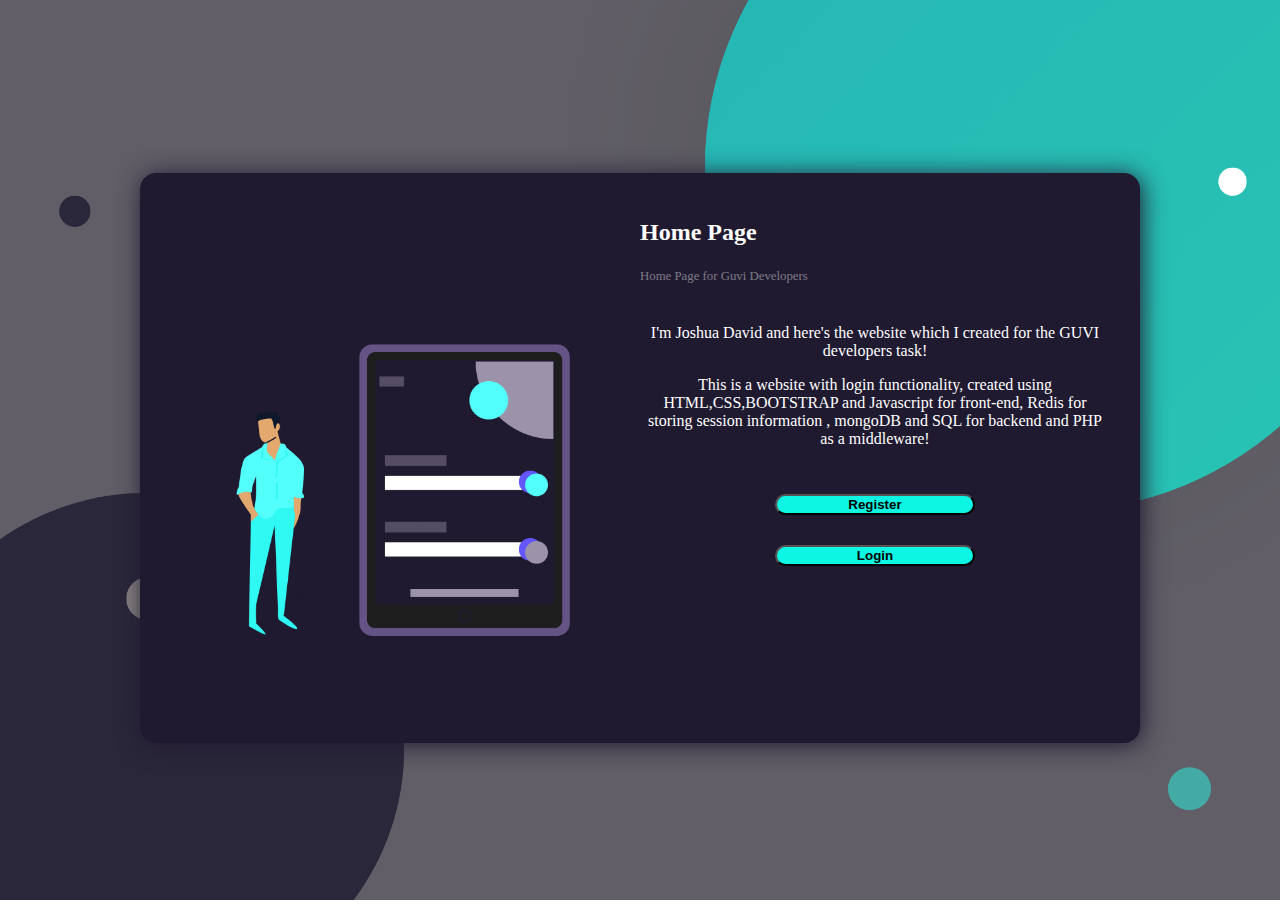
<file: index.html>
<!DOCTYPE html>
<html>
<head>
	<meta charset="utf-8">
	<meta name="viewport" content="width=device-width, initial-scale=1">
	<link rel="stylesheet" href="https://cdn.jsdelivr.net/npm/bootstrap@5.2.3/dist/css/bootstrap.min.css" integrity="sha384-rbsA2VBKQhggwzxH7pPCaAqO46MgnOM80zW1RWuH61DGLwZJEdK2Kadq2F9CUG65" crossorigin="anonymous">
	<link rel="stylesheet" type="text/css" href="css/styles.css">
	<link rel="icon" type="image/x-icon" href="assets/login-background.png">
	<title>Developers</title>
</head>
<body>
	<div class="register-container">
		<div class="left-box">
			<img src="assets/login-background.png" class="reg-img">
		</div>
		<div class="right-box">
				<h2 style="margin-top: 1rem;">
					Home Page
				</h2>
				<span class="info">Home Page for Guvi Developers</span>

			<p style="text-align: center;margin-top: 2.5rem;">I'm Joshua David and here's the website which I created for the GUVI developers task!</p><p style="text-align: center;margin-top: 4px;"> This is a website with login functionality, created using HTML,CSS,BOOTSTRAP and Javascript for front-end, Redis for storing session information , mongoDB and SQL for backend and PHP as a middleware!</p>

			<button class="btn login-btn sign-up-btn">Register</button>
			<button class="btn login-btn sign-in-btn">Login</button>

		</div>



	</div>
	<script src="https://cdn.jsdelivr.net/npm/bootstrap@5.2.3/dist/js/bootstrap.min.js" integrity="sha384-cuYeSxntonz0PPNlHhBs68uyIAVpIIOZZ5JqeqvYYIcEL727kskC66kF92t6Xl2V" crossorigin="anonymous"></script>
	<script src="https://cdn.jsdelivr.net/npm/bootstrap@5.2.3/dist/js/bootstrap.bundle.min.js" integrity="sha384-kenU1KFdBIe4zVF0s0G1M5b4hcpxyD9F7jL+jjXkk+Q2h455rYXK/7HAuoJl+0I4" crossorigin="anonymous"></script>
	<script src="https://code.jquery.com/jquery-3.6.4.js" integrity="sha256-a9jBBRygX1Bh5lt8GZjXDzyOB+bWve9EiO7tROUtj/E=" crossorigin="anonymous"></script>
	<script type="text/javascript" src="js/index.js"></script>
</body>
</html>
</file>
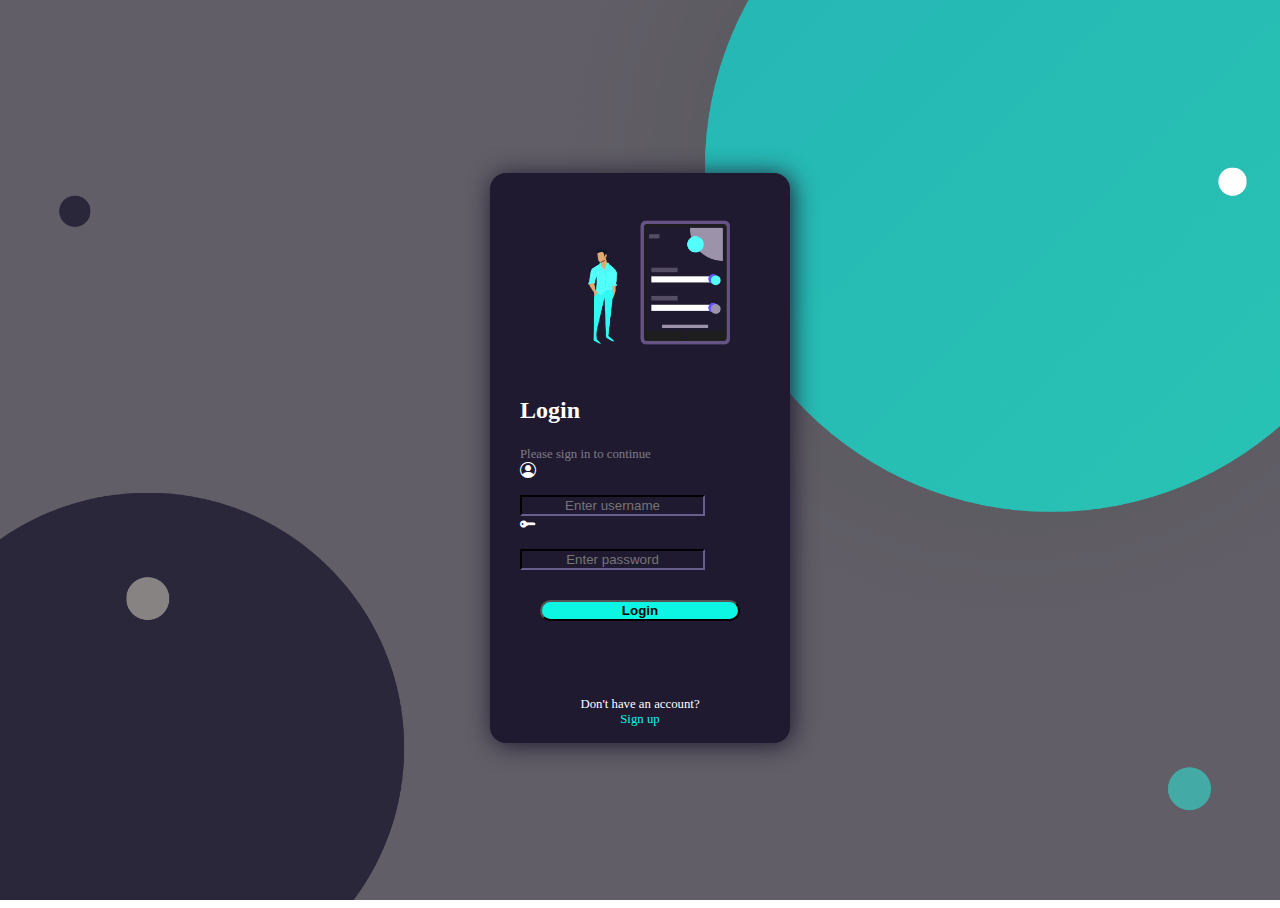
<file: login.html>
<!DOCTYPE html>
<html>
<head>
	<meta charset="utf-8">
	<meta name="viewport" content="width=device-width, initial-scale=1">
	<link rel="stylesheet" href="https://cdn.jsdelivr.net/npm/bootstrap@5.2.3/dist/css/bootstrap.min.css" integrity="sha384-rbsA2VBKQhggwzxH7pPCaAqO46MgnOM80zW1RWuH61DGLwZJEdK2Kadq2F9CUG65" crossorigin="anonymous">
	<link rel="stylesheet" type="text/css" href="css/styles.css">
	<link rel="icon" type="image/x-icon" href="assets/login-background.png">
	<title>Developers</title>
	<script src="https://code.jquery.com/jquery-3.6.4.js" integrity="sha256-a9jBBRygX1Bh5lt8GZjXDzyOB+bWve9EiO7tROUtj/E=" crossorigin="anonymous"></script>

</head>
<body>
	<div class="login-container">
		<img src="assets/login-background.png" class="login-background-img">
		<!-- <form> -->
			
			<h2>
				Login
			</h2>
			<span class="info">Please sign in to continue</span>
			<div class="form-group input-group">
			  <div class="input-group-prepend">
			    <span class="input-group-text input-icons"><i class="bi bi-person-circle"></i></span>
			  </div>
			<input type="text" class="form-control shadown-none" id="username-input" aria-describedby="username-help" placeholder="Enter username" maxlength="20">
			</div>
			<p class="errors unknown-user">[-]Unknown user</p>
			<div class="form-group input-group">
			  <div class="input-group-prepend">
			    <span class="input-group-text input-icons"><i class="bi bi-key-fill"></i></span>
			  </div>
			<input maxlength="20" type="password" class="form-control" id="password-input" aria-describedby="password-help" placeholder="Enter password">
			</div>
			<p class="errors incorrect-password">[!]Password incorrect</p>
		<button class="btn login-btn" type="submit">Login</button>
		<!-- <p id="forgot-password-label">Forgot Password?</p> -->
		<p class="navigation-label">Don't have an account? <br><span class="page-change-label"><a href="http://localhost:5000/register.html">Sign up</a><span></p>
		<!-- </form> -->

	</div>
	<script src="https://cdn.jsdelivr.net/npm/bootstrap@5.2.3/dist/js/bootstrap.min.js" integrity="sha384-cuYeSxntonz0PPNlHhBs68uyIAVpIIOZZ5JqeqvYYIcEL727kskC66kF92t6Xl2V" crossorigin="anonymous"></script>
	<script src="https://cdn.jsdelivr.net/npm/bootstrap@5.2.3/dist/js/bootstrap.bundle.min.js" integrity="sha384-kenU1KFdBIe4zVF0s0G1M5b4hcpxyD9F7jL+jjXkk+Q2h455rYXK/7HAuoJl+0I4" crossorigin="anonymous"></script>	
	<script type="text/javascript" src="js/login.js"></script>
</body>
</html>
</file>
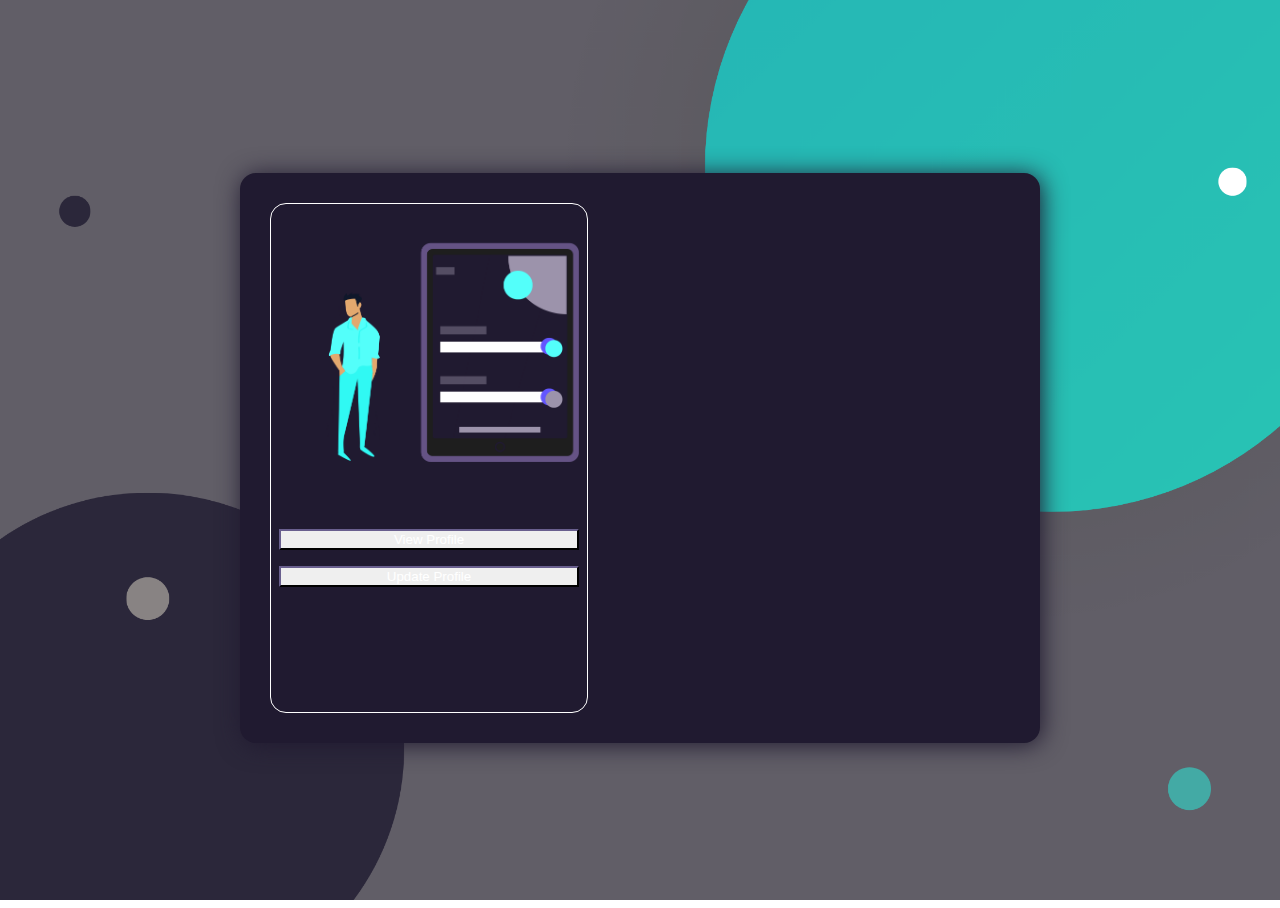
<file: profile.html>
<!DOCTYPE html>
<html>
<head>
	<meta charset="utf-8">
	<meta name="viewport" content="width=device-width, initial-scale=1">
	<link rel="stylesheet" href="https://cdn.jsdelivr.net/npm/bootstrap@5.2.3/dist/css/bootstrap.min.css" integrity="sha384-rbsA2VBKQhggwzxH7pPCaAqO46MgnOM80zW1RWuH61DGLwZJEdK2Kadq2F9CUG65" crossorigin="anonymous">
	<link rel="stylesheet" type="text/css" href="css/styles.css">
	<link rel="icon" type="image/x-icon" href="assets/login-background.png">
	<title>Developers</title>
	<script src="https://code.jquery.com/jquery-3.6.4.js" integrity="sha256-a9jBBRygX1Bh5lt8GZjXDzyOB+bWve9EiO7tROUtj/E=" crossorigin="anonymous"></script>

</head>
<body class="profile-body">
		<div class="settings-container">
			<div class="available-bars">
				<img src="assets/login-background.png" class="prof-img">
				<button class="btn profile-btn view-profile-btn">View Profile</button>
				<button class="btn profile-btn update-profile-btn">Update Profile</button>
			</div>
			<div class="bar-info">
				<div class="bar-div profile-info-div" style="margin-left:2rem;">
					<h2>Profile Info</h2>
					<div style="margin-top:3rem">
					    <span class="input-group-text input-icons"><i class="bi bi-person-lines-fill"></i><span style="width: 100%; display: inline-block;text-align: center;" class="fullname">Joshua David</span></span>
					    <span class="input-group-text input-icons"><i class="bi bi-envelope-fill"></i><span style="width: 100%; display: inline-block;text-align: center;" class="email">joshuadavid432@gmail.com</span></span>
					    <span class="input-group-text input-icons"><i class="bi bi-person-circle"></i><span style="width: 100%; display: inline-block;text-align: center;" class="username">joshuadavid</span></span>
					    <span class="input-group-text input-icons"><i class="bi bi-telephone-fill"></i><span style="width: 100%; display: inline-block;text-align: center;" class="phone">9499929959</span></span>
					    <span class="input-group-text input-icons"><i class="bi bi-calendar2-minus"></i><span style="width: 100%; display: inline-block;text-align: center;" class="dob">10/11/2002</span></span>
					    <span class="input-group-text input-icons"><i class="bi bi-calendar2-minus"></i><span style="width: 100%; display: inline-block;text-align: center;" class="age">13 yrs</span></span>
					</div>
					<button class="btn login-btn logout-btn">Logout</button>
				</div>
					
				
				<div class="bar-div update-profile-div" style="margin-left: 2rem;">
					<h2>Update Profile</h2>
					<div style="margin-top:3rem">
						

						<div class="form-group input-group">
						<div class="input-group-prepend">
				    		<span class="input-group-text input-icons"><i class="bi bi-person-lines-fill"></i></span>
				  		</div>

						<input type="text" maxlength="25" class="form-control shadown-none fullnameu" id="fullname-input" aria-describedby="fullname-help" placeholder="Enter fullname">
						</div>
						<div class="form-group input-group">
						<div class="input-group-prepend">
				    		<span class="input-group-text input-icons"><i class="bi bi-envelope-fill"></i></span>
				  		</div>

						<input type="text" maxlength="40" class="form-control shadown-none emailu" id="email-input" aria-describedby="email-help" placeholder="Enter email">
						</div>
						<p class="errors invalid-email">[!]Enter a valid email</p>
						<p class="errors existing-email">[!]Email already taken</p>
					<div class="form-group input-group">
						<div class="input-group-prepend">
				    		<span class="input-group-text input-icons"><i class="bi bi-telephone-fill"></i></span>
				  		</div>

						<input type="text" maxlength="10" class="form-control shadown-none phoneu" id="phone-input" aria-describedby="phone-help" placeholder="Enter phone number">
					</div>
				</div>
				<p class="errors min-chars">[!]Minimum 6 characters</p>
				<p class="errors special-chars">[!]Special characters not allowed!</p>
				<p class="errors min-chars-phone">[-]invalid phone number!</p>
				<button class="btn login-btn update-btn">Update</button>
				<button class="btn login-btn logout-btn">Logout</button>
				</div>
				
			</div>
			
		</div>
	<script src="https://cdn.jsdelivr.net/npm/bootstrap@5.2.3/dist/js/bootstrap.min.js" integrity="sha384-cuYeSxntonz0PPNlHhBs68uyIAVpIIOZZ5JqeqvYYIcEL727kskC66kF92t6Xl2V" crossorigin="anonymous"></script>
	<script src="https://cdn.jsdelivr.net/npm/bootstrap@5.2.3/dist/js/bootstrap.bundle.min.js" integrity="sha384-kenU1KFdBIe4zVF0s0G1M5b4hcpxyD9F7jL+jjXkk+Q2h455rYXK/7HAuoJl+0I4" crossorigin="anonymous"></script>	
	<script type="text/javascript" src="js/profile.js"></script>
</body>
</html>
</file>
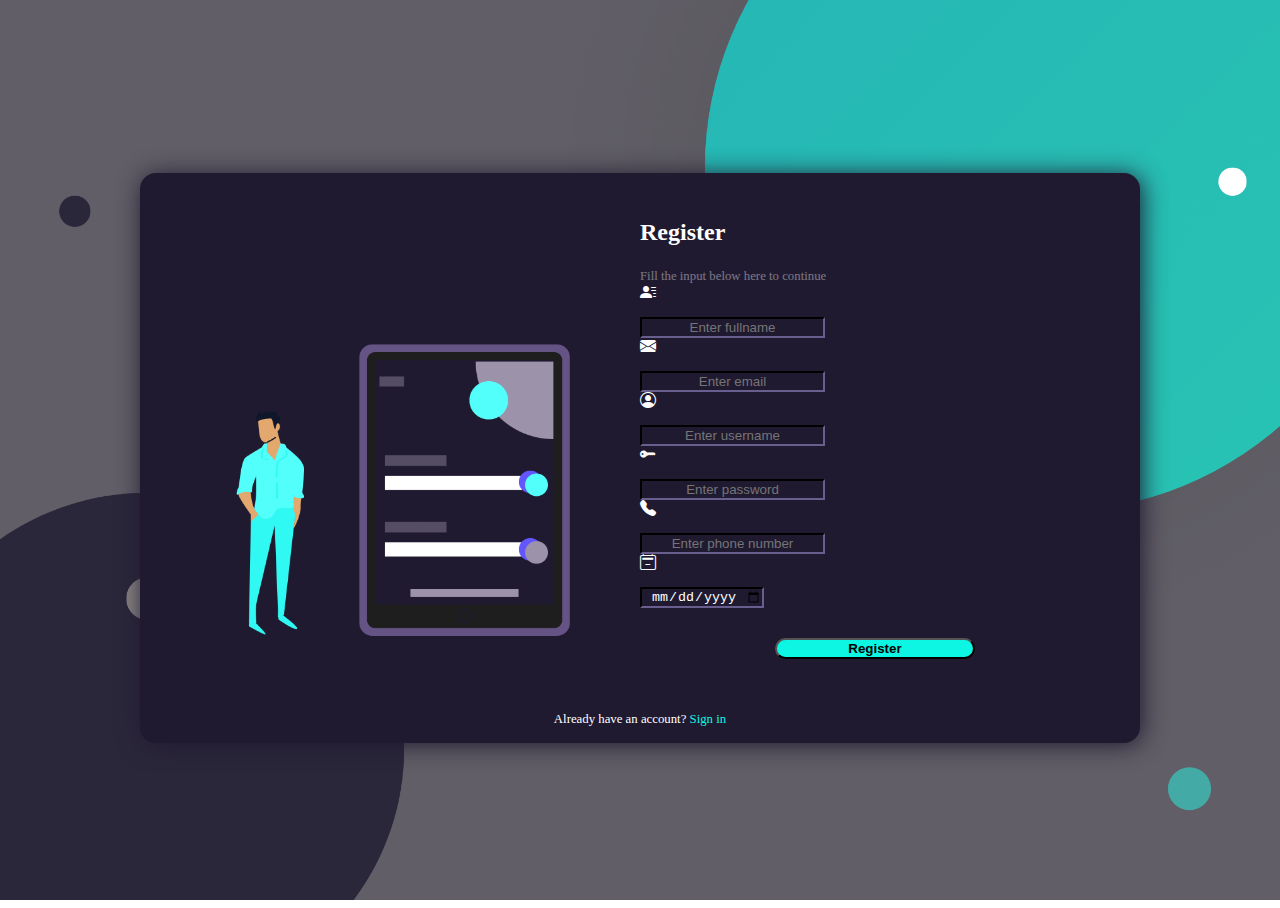
<file: register.html>
<!DOCTYPE html>
<html>
<head>
	<meta charset="utf-8">
	<meta name="viewport" content="width=device-width, initial-scale=1">
	<link rel="stylesheet" href="https://cdn.jsdelivr.net/npm/bootstrap@5.2.3/dist/css/bootstrap.min.css" integrity="sha384-rbsA2VBKQhggwzxH7pPCaAqO46MgnOM80zW1RWuH61DGLwZJEdK2Kadq2F9CUG65" crossorigin="anonymous">
	<link rel="stylesheet" type="text/css" href="css/styles.css">
	<link rel="icon" type="image/x-icon" href="assets/login-background.png">
	<title>Developers</title>
</head>
<body>
	<div class="register-container">
		<div class="left-box">
			<img src="assets/login-background.png" class="reg-img">
		</div>
		<div class="right-box">
			<!-- <form> -->
				<!-- <i class="bi bi-box-arrow-left" style="font-size: 1rem;"></i> -->
				<h2 style="margin-top: 1rem;">
					Register
				</h2>
				<span class="info">Fill the input below here to continue</span>
				<div class="form-group input-group">
						<div class="input-group-prepend">
				    		<span class="input-group-text input-icons"><i class="bi bi-person-lines-fill"></i></span>
				  		</div>

						<input type="text" maxlength="25" class="form-control shadown-none" id="fullname-input" aria-describedby="fullname-help" placeholder="Enter fullname">
				</div>
				<p class="errors"></p>
				<div class="form-group input-group">
				  <div class="input-group-prepend">
				    <span class="input-group-text input-icons"><i class="bi bi-envelope-fill"></i></span>
				  </div>
						<input maxlength="40" type="text" class="form-control shadown-none" id="email-input" aria-describedby="email-help" placeholder="Enter email">
				</div>
				<p class="errors invalid-email">[!]Enter a valid email</p>
				<p class="errors existing-email">[!]Email already taken</p>
				<div class="form-group input-group">
				  <div class="input-group-prepend">
				    <span class="input-group-text input-icons"><i class="bi bi-person-circle"></i></span>
				  </div>
						<input maxlength="20" type="text" class="form-control shadown-none" id="username-input" aria-describedby="username-help" placeholder="Enter username">
				</div>
				<p class="errors existing-username">[!]Username already taken</p>
				<div class="form-group input-group">
				  	<div class="input-group-prepend">
				    	<span class="input-group-text input-icons"><i class="bi bi-key-fill"></i></span>
				  	</div>
						<input maxlength="20" type="password" class="form-control" id="password-input" aria-describedby="password-help" placeholder="Enter password">
				</div>
				<div class="form-group input-group">
					<div class="input-group-prepend">
				    	<span class="input-group-text input-icons"><i class="bi bi-telephone-fill"></i></span>
				  	</div>
						<input maxlength="10" type="text" class="form-control shadown-none" id="phone-input" aria-describedby="phone-help" placeholder="Enter phone number">
				</div>
				<p class="errors"></p>
				<div class="form-group input-group">
					<div class="input-group-prepend">
				    	<span class="input-group-text input-icons"><i class="bi bi-calendar2-minus"></i></span>
				  	</div>
						<input type="date" class="form-control shadown-none" id="date-input" aria-describedby="date-help" placeholder="Enter DOB">
				</div>
			
			
			<p class="errors min-chars">[!]Minimum 6 characters</p>
			<p class="errors special-chars">[!]Special characters not allowed!</p>
			<p class="errors min-chars-phone">[-]invalid phone number!</p>
			<p class="errors empty-date">[-]Enter Date!</p>

			<button class="btn login-btn">Register</button>

			<p class="navigation-label">Already have an account? <span class="page-change-label"><a href="http://localhost:5000/login.html">Sign in</a><span></p>
			<!-- </form>			 -->
		</div>



	</div>
	<script src="https://cdn.jsdelivr.net/npm/bootstrap@5.2.3/dist/js/bootstrap.min.js" integrity="sha384-cuYeSxntonz0PPNlHhBs68uyIAVpIIOZZ5JqeqvYYIcEL727kskC66kF92t6Xl2V" crossorigin="anonymous"></script>
	<script src="https://cdn.jsdelivr.net/npm/bootstrap@5.2.3/dist/js/bootstrap.bundle.min.js" integrity="sha384-kenU1KFdBIe4zVF0s0G1M5b4hcpxyD9F7jL+jjXkk+Q2h455rYXK/7HAuoJl+0I4" crossorigin="anonymous"></script>
	<script src="https://code.jquery.com/jquery-3.6.4.js" integrity="sha256-a9jBBRygX1Bh5lt8GZjXDzyOB+bWve9EiO7tROUtj/E=" crossorigin="anonymous"></script>
	<script type="text/javascript" src="js/register.js"></script>
</body>
</html>
</file>
<file: css/styles.css>
@import url("https://cdn.jsdelivr.net/npm/bootstrap-icons@1.10.3/font/bootstrap-icons.css");

*{
	box-sizing: border-box;
}

html{
	width: 100%;
	height: 100%;
}


body{
	height: 100%;
	background-image: url('../assets/background.png');
	  background-size: 100% 100%;
	  background-repeat: no-repeat;
	  display: flex;
	  justify-content: center;
	  align-content: center;
	  flex-wrap: wrap;
	  overflow-y: hidden;
}


h2{
	font-weight: 700;
}

input.form-control{
	text-align: center;
	background-color: #201A31;
	margin-top: 15px;
	border-color: #2B273A;
	color: white;
}


/*id elements*/

#forgot-password-label{
	margin-top: 0.6rem;
	font-size: 0.8rem;
	margin-left: 50%;
	opacity: 0.8;
	transform: translateX(-35%);
	color: #0DF5E3;
}

/*class elements*/

.login-container, .register-container, .settings-container{
	color: white;
	padding:30px;
	position: relative;
	width: 300px;
	height: 570px;
	background-color: #201A30;
	border-radius: 1rem;
	box-shadow: 2px 2px 25px #201A30;
	animation-name: bring-in;
	animation-duration: 1.5s;
}



.register-container{
	display: flex;
	width: 1000px;
	justify-content: space-between;
}


.register-container .right-box{
width: 50%
}

.login-btn{
	transition: 1s;
	margin-top: 30px;
	margin-left: 50%;
	background-color: #0DF5E3;
	transform: translateX(-50%);
	color: black;
	font-weight: 700;
	width: 200px;
	border-radius: 0.7rem;
}

.login-background-img{
	width: 170px;
	margin-left: 40px;
	margin-bottom: 20px;
}

.reg-img{
	width: 400px;
	margin-top: 25%;
}


.info{
	opacity: 0.4;
	font-size: 0.8rem;
}

.navigation-label{
	text-align: center;
	position: absolute;
	bottom: 3px;
	left: 50%;
	transform: translateX(-50%);
	margin-top: 40px;
	font-size: 0.8rem;
	animation: label-animate 2s;
}

.page-change-label{
	font-size: 0.8rem;
	color: #0DF5E3;
}


.page-change-label a{
	font-size: 0.8rem;
	color: #0DF5E3;
	text-decoration: none;
	transition: 1s;
}

.input-icons{
/*	border: none;*/
	border-color: #2B273A;
	color: white;
	background-color: #201A31;;
	margin-top: 15px;
}


.errors{
	font-weight: 400;
	margin-top: 2px;
	color: red;
	text-align: center;
	font-size: 0.8rem;
	margin-bottom: 0;
	display: none;
}

.settings-container{
	display: flex;
	justify-content: space-between;
	animation: none;
	width: 800px;
	animation-name: bring-in;
	animation-duration: 0.8s;
}

.available-bars{
	border: solid 1px;
	border-color: white;
	border-radius: 1rem;
	padding: 0.5rem;
}

.bar-info{
	text-align: center;
	width: 100%;
}

.prof-img{
	width: 300px;
}


.profile-btn{
	color: white;
	border-color: #2B273A;
	width: 100%;
	margin-top: 1rem;
}


.view-profile-btn{
	margin-top: 3rem;
}

.bar-div{
	display: none;
}

/*pseudo classes*/


input.form-control:focus{
	outline: none;
	border: none;
	color: white;
	font-weight: 600;
	box-shadow: inset 0 0 0 #ddd;
	background-color: #38304C;
	transition: 1s;
}

.login-btn:hover{
	transition: 0.5s;
	background-color: #2B273A;
	color: #0DF5E3;
}

.page-change-label a:hover{
	text-decoration: none;
	color: #0DE1E3;
	transition: 1s;
}

.profile-btn:hover{
	border-color: white;
}


.view-profile-btn:hover{
	opacity: 0.5;
	transition: 0.7s;
}

.update-profile-btn:hover{
	opacity: 0.5;
	transition: 0.7s;
}


/*animation*/

@keyframes bring-in{
	0%{
		opacity: 0;
		height: 0;
	}

	100%{
		opacity: 1;
		height: 570px;
	}
}


@keyframes label-animate{
	0%{
		opacity: 0;
		left: 0%;
	}

	75%{
		opacity: 0;
		left: 0%;
	}

	100%{
		left: 50%;
	}
}



/*responsiveness*/


@media screen and (max-width : 900px){
	.register-container .left-box{
		display: none;
	}

	.register-container, .settings-container{
		width: 300px;
	}


	.register-container .right-box{
		width: auto;
	}

	.page-change-label a{
		display: block;
	}

}
</file>
